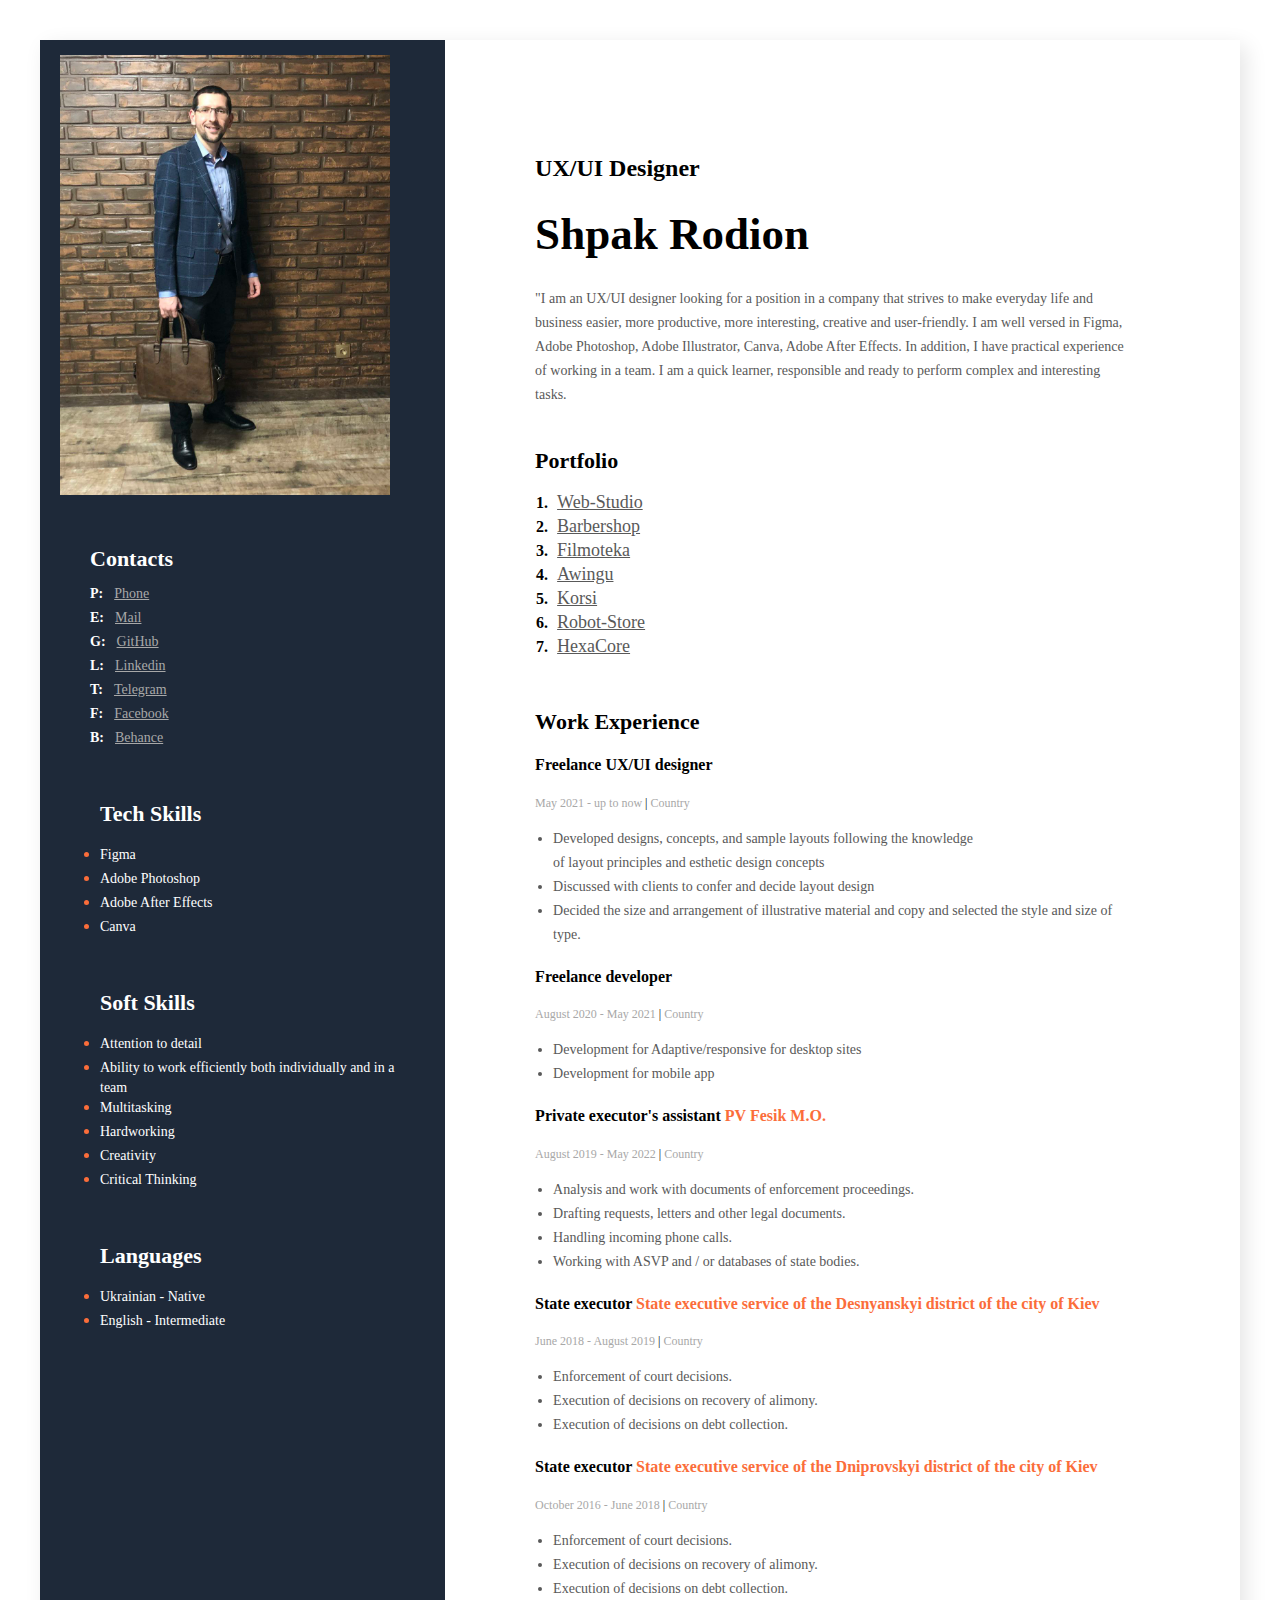
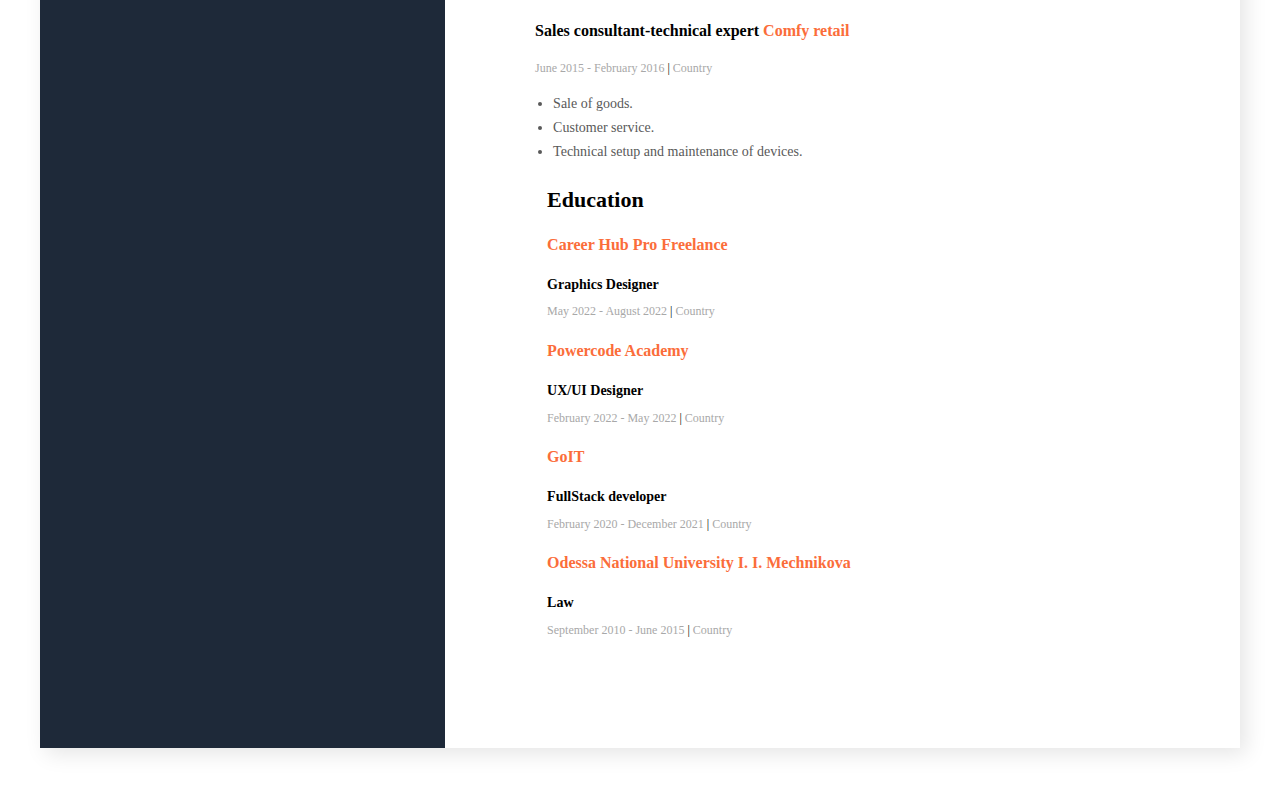
<file: index.html>
<html lang="en">

<head>
    <meta charset="UTF-8">
    <meta http-equiv="X-UA-Compatible" content="IE=edge">
    <meta name="viewport" content="width=device-width, initial-scale=1.0">
    <title>My resume</title>
    <link rel="preconnect" href="https://fonts.googleapis.com">
    <link rel="preconnect" href="https://fonts.gstatic.com" crossorigin="">
    <object class="chrome-extension://jffafkigfgmjafhpkoibhfefeaebmccg/"
        style="display: none; visibility: hidden;"></object>
    <link rel="stylesheet" href="https://cdnjs.cloudflare.com/ajax/libs/modern-normalize/1.1.0/modern-normalize.min.css"
        integrity="sha512-wpPYUAdjBVSE4KJnH1VR1HeZfpl1ub8YT/NKx4PuQ5NmX2tKuGu6U/JRp5y+Y8XG2tV+wKQpNHVUX03MfMFn9Q=="
        crossorigin="anonymous" referrerpolicy="no-referrer" />
    <a="https: fonts.googleapis.com="" css2?family="Montserrat:wght@400;700&amp;display=swap&quot;" rel="stylesheet">
        <link rel="stylesheet" href="./css/styles.css">
</head>

<body>
    <!--Main section-->
    <div class="container">
        <!--Main content section-->
        <div class="content-section">
            <!--About me section-->
            <div class="about-me-section">
                <h2 class="about-me-profession">UX/UI Designer</h2>
                <h1 class="about-me-name">Shpak Rodion</h1>
                <p class="about-me-description">"I am an UX/UI designer looking for a position in a company
                    that strives to make everyday life and business easier, more productive, more interesting, creative
                    and user-friendly. I am well versed in Figma, Adobe Photoshop, Adobe Illustrator, Canva, Adobe After
                    Effects. In addition, I have practical experience of working in a team. I am a quick learner,
                    responsible and ready to perform complex and interesting tasks.</p>
            </div>
            <!--My Projects section-->
            <div class="my-projects-section">
                <h3 class="main-content-title">Portfolio</h3>
                <ol class="my-projects-list">
                    <li class="my-projects-item">
                        <span class="my-projects-text">
                            <a href="https://www.figma.com/file/1doZCefYkWzU7gsy5onfwK/Web-Studio?node-id=0%3A1&t=0mPIPil0zsbroFEO-1"
                                class="my-projects-link">Web-Studio</a>
                            <span class="my-projects-brakcet"></span><span class="my-projects-brakcet"></span>
                        </span>
                    </li>
                    <li class="my-projects-item">
                        <span class="my-projects-text">
                            <a href="https://www.figma.com/file/dQjj4Do7Seh66oS7b8rzQQ/Barbershop?node-id=0%3A1&t=am70v87BzrnfrK7d-1"
                                class="my-projects-link">Barbershop</a>
                            <span class="my-projects-brakcet"></span><span class="my-projects-brakcet"></span>
                        </span>
                    </li>
                    <li class="my-projects-item">
                        <span class="my-projects-text">
                            <a href="https://www.figma.com/file/MM6TbdTnWqXINf0c0SMAQT/Filmoteka?node-id=0%3A1&t=9PESnmQ1gvC5uIHo-1"
                                class="my-projects-link">Filmoteka</a>
                            <span class="my-projects-brakcet"></span><span class="my-projects-brakcet"></span>
                        </span>
                    </li>
                    <li class="my-projects-item">
                        <span class="my-projects-text">
                            <a href="https://www.figma.com/file/KEuaxqF9Qj6eNkude1JYRU/Avingu?node-id=0%3A1&t=TEd3iiNWvcvAL5It-1"
                                class="my-projects-link">Awingu</a>
                            <span class="my-projects-brakcet"></span><span class="my-projects-brakcet"></span>
                        </span>
                    </li>
                    <li class="my-projects-item">
                        <span class="my-projects-text">
                            <a href="https://www.figma.com/file/JPTwiWbxOUod1VGy9uFSPz/Korsi?node-id=0%3A1&t=T5iYW3Vt6lmcgSb3-1"
                                class="my-projects-link">Korsi</a>
                            <span class="my-projects-brakcet"></span><span class="my-projects-brakcet"></span>
                        </span>
                    </li>
                    <li class="my-projects-item">
                        <span class="my-projects-text">
                            <a href="https://www.figma.com/file/lahri8HVhXZL3tLhWHzSkD/robot.store?node-id=77%3A0&t=bp31d7Rh0G83kj3o-1"
                                class="my-projects-link">Robot-Store</a>
                            <span class="my-projects-brakcet"></span><span class="my-projects-brakcet"></span>
                        </span>
                    </li>
                    <li class="my-projects-item">
                        <span class="my-projects-text">
                            <a href="https://www.figma.com/file/I0bHsz7QPNw05W8SK7l4CU/Hexa?node-id=0%3A1&t=YFztrFtg9W7ZW0OL-1"
                                class="my-projects-link">HexaCore</a>
                            <span class="my-projects-brakcet"></span><span class="my-projects-brakcet"></span>
                        </span>
                    </li>
                </ol>
            </div>
            <!--My Work Experience section-->
            <div class="my-work-experience-section">
                <h3 class="main-content-title">Work Experience</h3>
                <!--My company 6-->
                <div class="my-work-experience-block">
                    <h4 class="my-work-experiece-position"> Freelance UX/UI designer <span
                            class="my-work-experience-company"></span></h4>
                    <p class="my-work-experience-time">May 2021 - up to now <span
                            class="my-work-experience-devider">|</span> Country
                    </p>
                    <ul class="my-work-experience-duties">
                        <li class="my-work-experience-duty">Developed designs, concepts, and sample layouts following
                            the knowledge <br> of layout
                            principles and esthetic design concepts</li>
                        <li class="my-work-experience-duty">Discussed with clients to confer and decide layout design
                        </li>
                        <!-- <li class="my-work-experience-duty"></li> -->
                        <li class="my-work-experience-duty">Decided the size and arrangement of illustrative material
                            and copy and selected the style and size of type.
                        </li>
                    </ul>
                </div>
                <!--My company 5-->
                <div class="my-work-experience-block">
                    <h4 class="my-work-experiece-position"> Freelance developer <span
                            class="my-work-experience-company"></span></h4>
                    <p class="my-work-experience-time">August 2020 - May 2021 <span
                            class="my-work-experience-devider">|</span> Country
                    </p>
                    <ul class="my-work-experience-duties">
                        <li class="my-work-experience-duty">Development for Adaptive/responsive for desktop sites</li>
                        <li class="my-work-experience-duty">Development for mobile app
                        </li>
                        <!-- <li class="my-work-experience-duty"></li>
                        <li class="my-work-experience-duty">Working with ASVP and / or databases of state bodies.
                        </li> -->
                    </ul>
                </div>
                <!--My company 4-->
                <div class="my-work-experience-block">
                    <h4 class="my-work-experiece-position"> Private executor's assistant <span
                            class="my-work-experience-company">PV Fesik M.O.</span></h4>
                    <p class="my-work-experience-time">August 2019 - May 2022 <span
                            class="my-work-experience-devider">|</span> Country</p>
                    <ul class="my-work-experience-duties">
                        <li class="my-work-experience-duty">Analysis and work with documents of enforcement
                            proceedings.</li>
                        <li class="my-work-experience-duty">Drafting requests, letters and other legal documents.
                        </li>
                        <li class="my-work-experience-duty">Handling incoming phone calls.</li>
                        <li class="my-work-experience-duty">Working with ASVP and / or databases of state bodies.
                        </li>
                    </ul>
                </div>
                <!--My company 3-->
                <div class="my-work-experience-block">
                    <h4 class="my-work-experience-position"> State executor
                        <span class="my-work-experience-company">
                            State executive service of the Desnyanskyi district
                            of the city of Kiev </span>
                    </h4>
                    <p class="my-work-experience-time"> June 2018 - August 2019
                        <span class="my-work-experience-devider">|</span> Country
                    </p>
                    <ul class="my-work-experience-duties">
                        <li class="my-work-experience-duty"> Enforcement of court decisions. </li>
                        <li class="my-work-experience-duty"> Execution of decisions on recovery of alimony. </li>
                        <li class="my-work-experience-duty"> Execution of decisions on debt collection. </li>
                    </ul>
                </div>
                <!--My company 2-->
                <div class="my-work-experience-block">
                    <h4 class="my-work-experience-position"> State executor
                        <span class="my-work-experience-company">
                            State executive service of the Dniprovskyi district
                            of the city of Kiev </span>
                    </h4>
                    <p class="my-work-experience-time"> October 2016 - June 2018
                        <span class="my-work-experience-devider">|</span> Country
                    </p>
                    <ul class="my-work-experience-duties">
                        <li class="my-work-experience-duty"> Enforcement of court decisions. </li>
                        <li class="my-work-experience-duty"> Execution of decisions on recovery of alimony. </li>
                        <li class="my-work-experience-duty"> Execution of decisions on debt collection. </li>
                    </ul>
                </div>
                <!--My company 1-->
                <div class="my-work-experience-block">
                    <h4 class="my-work-experience-position"> Sales consultant-technical expert
                        <span class="my-work-experience-company"> Comfy retail </span>
                    </h4>
                    <p class="my-work-experience-time"> June 2015 - February 2016 <span
                            class="my-work-experience-devider">|</span> Country </p>
                    <ul class="my-work-experience-duties">
                        <li class="my-work-experience-duty"> Sale of goods. </li>
                        <li class="my-work-experience-duty"> Customer service. </li>
                        <li class="my-work-experience-duty"> Technical setup and maintenance of devices. </li>
                    </ul>
                </div>
            </div>
            <!--My Education section-->
            <div class="my-education-section">
                <h3 class="main-content-title"> Education </h3>
                <h4 class="my-education-university"> Career Hub Pro Freelance </h4>
                <h2 class="my-education-professional"> Graphics Designer </h2>
                <p class="my-work-experience-time"> May 2022 - August 2022 <span
                        class="my-work-experience-devider">|</span>
                    Country</p>
            </div>
            <div class="my-education-section">
                <!-- <h3 class="main-content-title"> Education </h3> -->
                <h4 class="my-education-university"> Powercode Academy </h4>
                <h2 class="my-education-professional"> UX/UI Designer </h2>
                <p class="my-work-experience-time"> February 2022 - May 2022 <span
                        class="my-work-experience-devider">|</span>
                    Country</p>
            </div>
            <div class="my-education-section">
                <!-- <h3 class="main-content-title"> Education </h3> -->
                <h4 class="my-education-university"> GoIT </h4>
                <h2 class="my-education-professional"> FullStack developer </h2>
                <p class="my-work-experience-time"> February 2020 - December 2021 <span
                        class="my-work-experience-devider">|</span>
                    Country</p>
            </div>
            <div class="my-education-section">
                <h4 class="my-education-university"> Odessa National University I. I. Mechnikova </h4>
                <h2 class="my-education-professional"> Law </h2>
                <p class="my-work-experience-time"> September 2010 - June 2015 <span
                        class="my-work-experience-devider">|</span> Country </p>
            </div>
        </div>
        <!--Sidebar section-->
        <aside class="sidebar-section">
            <img width="330" class="img-container" src="./images/myphoto.jpg" alt="My photo" 123="">
            <!--Contact section-->
            <div class="my-contact-section">
                <h3 class="sidebar-title">Contacts</h3>
                <div>
                    <span class="contacts-section-type">P:</span>
                    <a class="contacts-section-link" href="tel:+380931431811">Phone</a>
                </div>
                <div>
                    <span class="contacts-section-type">E:</span>
                    <a class="contacts-section-link" href="mailto:rodion.it22@gmail.com">Mail</a>
                </div>
                <div>
                    <span class="contacts-section-type">G:</span>
                    <a class="contacts-section-link" href="https://github.com/RodionShpak">GitHub</a>
                </div>
                <div>
                    <span class="contacts-section-type">L:</span>
                    <a class="contacts-section-link" href="https://www.linkedin.com/in/rodion-shpak/">Linkedin</a>
                </div>
                <div>
                    <span class="contacts-section-type">T:</span>
                    <a class="contacts-section-link" href="https://t.me/rodionit22">Telegram</a>
                </div>
                <div>
                    <span class="contacts-section-type">F:</span>
                    <a class="contacts-section-link" href="https://www.facebook.com/radion.shpak/">Facebook</a>
                </div>
                <div>
                    <span class="contacts-section-type">B:</span>
                    <a class="contacts-section-link" href="https://www.behance.net/rodionshpak/projects">Behance</a>
                </div>
            </div>
            <!--Tech Skills section-->
            <div class="my-tech-skills-section">
                <h3 class="sidebar-title">Tech Skills</h3>
                <ul class="tech-skills-list">
                    <li class="tech-skills-item">
                        <span class="tech-skills-item-text">
                            <a class="link">Figma</a>
                        </span>
                    </li>
                    <li class="tech-skills-item">
                        <span class="tech-skills-item-text">
                            <a class="link">Adobe Photoshop</a>
                        </span>
                    </li>
                    <li class="tech-skills-item">
                        <span class="tech-skills-item-text">
                            <a class="link">Adobe After Effects</a>
                        </span>
                    </li>
                    <li class="tech-skills-item">
                        <span class="tech-skills-item-text">
                            <a class="link">Canva</a>
                        </span>
                    </li>
                    <!-- <li class="tech-skills-item">
                        <span class="tech-skills-item-text">
                            <a class="link" href=""></a>
                        </span>
                    </li> -->
                    <!-- <li class="tech-skills-item">
                        <span class="tech-skills-item-text">
                            <a class="link" href="https://www.typescriptlang.org/"></a>
                        </span>
                    </li>
                    <li class="tech-skills-item">
                        <span class="tech-skills-item-text">
                            <a class="link" href="https://reactjs.org/">React.js</a>
                        </span>
                    </li>
                    <li class="tech-skills-item">
                        <span class="tech-skills-item-text">
                            <a class="link" href="https://angular.io/">Angular</a>
                        </span>
                    </li> -->
                    <!-- <li class="tech-skills-item">
                        <span class="tech-skills-item-text">
                            <a class="link" href="https://uk.wikipedia.org/wiki/Node.js">Node.js</a>
                        </span>
                    </li> -->
                </ul>
            </div>
            <!--Soft Skills section-->
            <div class="my-soft-skills-section">
                <h3 class="sidebar-title">Soft Skills</h3>
                <ul class="soft-skills-list">
                    <li class="soft-skills-item">
                        <span class="soft-skills-item-text">
                            <a class="link">Attention to detail</a>
                        </span>
                    </li>
                    <li class="soft-skills-item">
                        <span class="soft-skills-item-text">
                            <a class="link">Ability to work efficiently both individually and in a team</a>
                        </span>
                    </li>
                    <li class="soft-skills-item">
                        <span class="soft-skills-item-text">
                            <a class="link">Multitasking</a>
                        </span>
                    </li>
                    <li class="soft-skills-item">
                        <span class="soft-skills-item-text">
                            <a class="link"">Hardworking</a>
                        </span>
                    </li>
                    <li class=" soft-skills-item">
                                <span class="soft-skills-item-text">
                                    <a class="link">Creativity</a>
                                </span>
                    </li>
                    <li class=" soft-skills-item">
                        <span class="soft-skills-item-text">
                            <a class="link">Critical Thinking</a>
                        </span>
                    </li>
                </ul>
            </div>
            <!--Lang section-->
            <div class="my-soft-skills-section">
                <h3 class="sidebar-title">Languages</h3>
                <ul class="soft-skills-list">
                    <li class="soft-skills-item">
                        <span class="soft-skills-item-text">
                            <a class="link">Ukrainian</a>
                        </span>
                        <span class="soft-skills-item-text">
                            <a class="link"> - Native</a>
                        </span>
                    </li>
                    <li class="soft-skills-item">
                        <span class="soft-skills-item-text">
                            <a class="link">English</a>
                        </span>
                        <span class="soft-skills-item-text">
                            <a class="link"> - Intermediate</a>
                        </span>
                    </li>
                </ul>
            </div>
        </aside>
    </div>
</body>

</html>
</file>
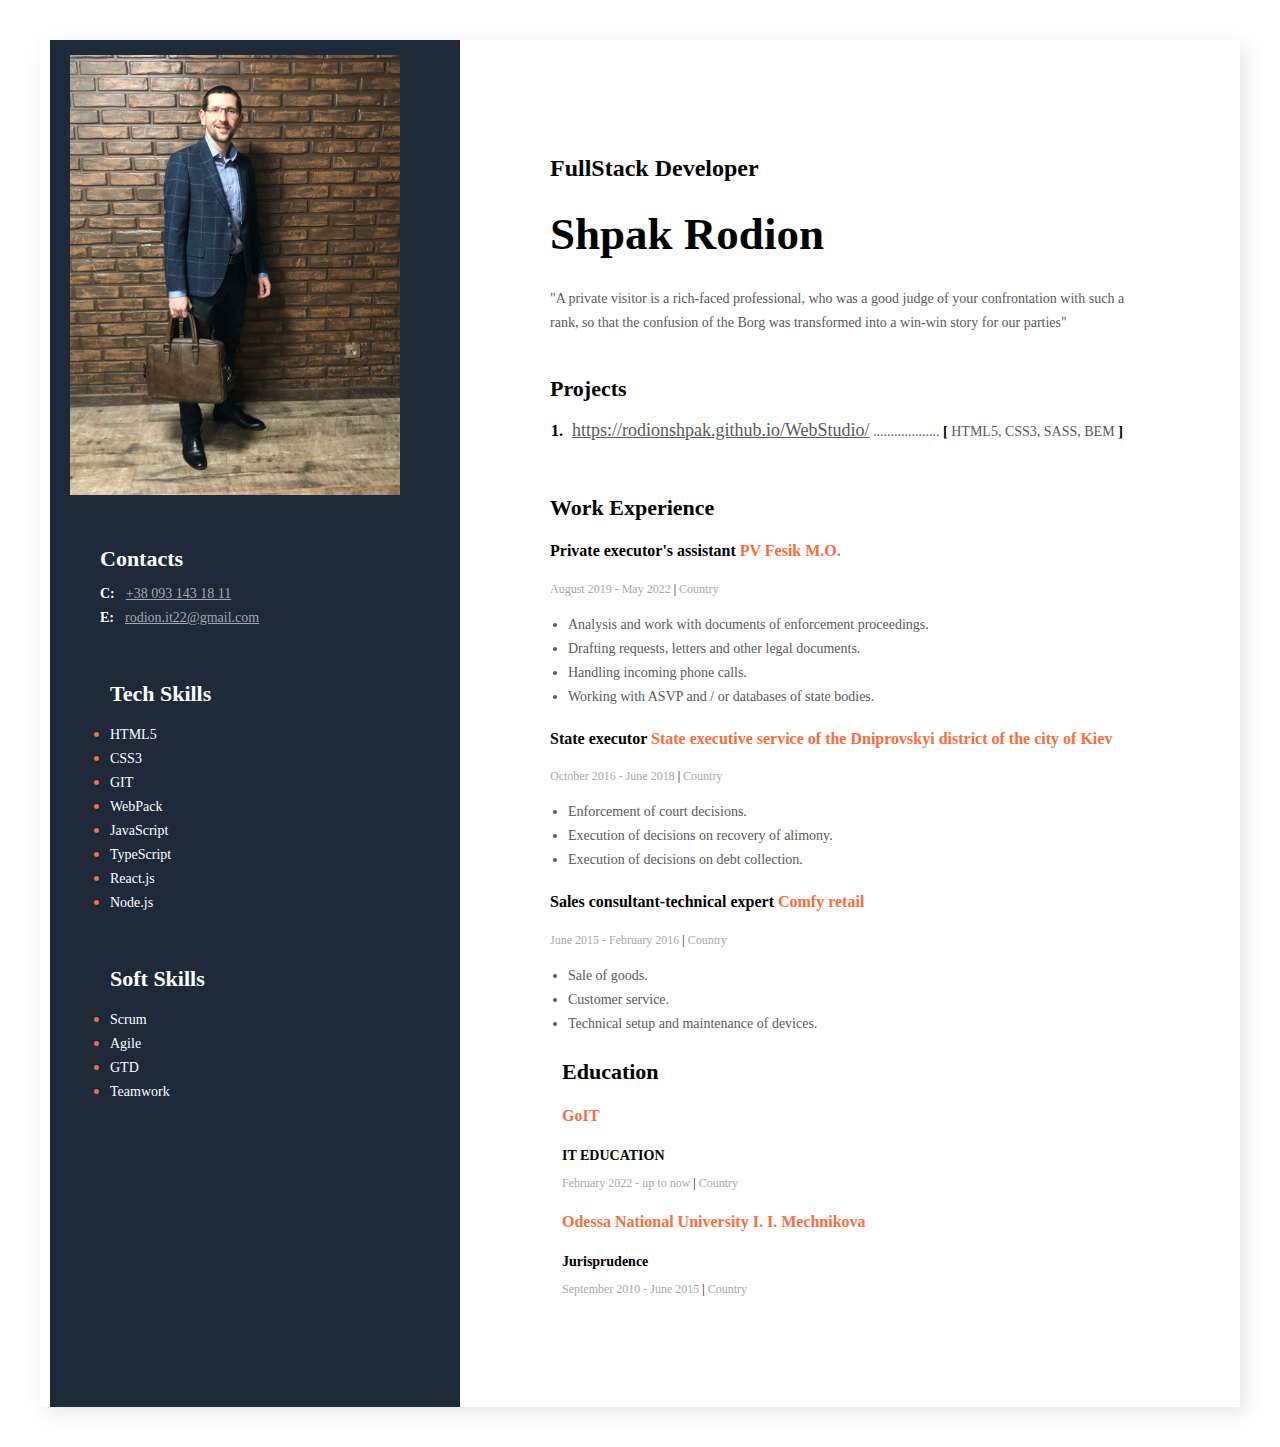
<file: resume.html>
<html lang="en">

<head>
    <meta charset="UTF-8">
    <meta http-equiv="X-UA-Compatible" content="IE=edge">
    <meta name="viewport" content="width=device-width, initial-scale=1.0">
    <title>My resume</title>
    <link rel="preconnect" href="https://fonts.googleapis.com">
    <link rel="preconnect" href="https://fonts.gstatic.com" crossorigin="">
    <object class="chrome-extension://jffafkigfgmjafhpkoibhfefeaebmccg/"
        style="display: none; visibility: hidden;"></object>
    <link rel="stylesheet" href="https://cdnjs.cloudflare.com/ajax/libs/modern-normalize/1.1.0/modern-normalize.min.css"
        integrity="sha512-wpPYUAdjBVSE4KJnH1VR1HeZfpl1ub8YT/NKx4PuQ5NmX2tKuGu6U/JRp5y+Y8XG2tV+wKQpNHVUX03MfMFn9Q=="
        crossorigin="anonymous" referrerpolicy="no-referrer" />
    <a="https: fonts.googleapis.com="" css2?family="Montserrat:wght@400;700&amp;display=swap&quot;" rel="stylesheet">
        <link rel="stylesheet" href="/css/styles.css">
</head>

<body>



    <!--Main section-->
    <div class="container">
        <!--Main content section-->
        <div class="content-section">
            <!--About me section-->
            <div class="about-me-section">
                <h2 class="about-me-profession">FullStack Developer</h2>
                <h1 class="about-me-name">Shpak Rodion</h1>
                <p class="about-me-description">"A private visitor is a rich-faced professional, who was a good
                    judge of your confrontation with such a rank, so that
                    the confusion of the Borg was transformed into a win-win story for our parties"</p>
            </div>
            <!--My Projects section-->
            <div class="my-projects-section">
                <h3 class="main-content-title">Projects</h3>
                <ol class="my-projects-list">
                    <li class="my-projects-item">
                        <span class="my-projects-text">
                            <a href="https://rodionshpak.github.io/WebStudio/"
                                class="my-projects-link">https://rodionshpak.github.io/WebStudio/</a>
                            ...................
                            <span class="my-projects-brakcet">[ </span>HTML5, CSS3, SASS, BEM <span
                                class="my-projects-brakcet">]</span>
                        </span>
                    </li>
                    <!-- <li class="my-projects-item">
                        <span class="my-projects-text">
                            <a href="https://cryptohub.goit.global/"
                                class="my-projects-link">https://cryptohub.goit.global/</a>
                            .............................................
                            <span class="my-projects-brakcet">[</span> JavaScript <span
                                class="my-projects-brakcet">]</span>
                        </span>
                    </li>
                    <li class="my-projects-item">
                        <span class="my-projects-text">
                            <a href="https://kidslike.goit.global/"
                                class="my-projects-link">https://kidslike.goit.global/</a>
                            ........................
                            <span class="my-projects-brakcet">[</span>React.js, Node.js<span
                                class="my-projects-brakcet">]</span>
                        </span>
                    </li> -->
                </ol>
            </div>
            <!--My Work Experience section-->
            <div class="my-work-experience-section">
                <h3 class="main-content-title">Work Experience</h3>
                <!--My company 3-->
                <div class="my-work-experience-block">
                    <h4 class="my-work-experiece-position"> Private executor's assistant <span
                            class="my-work-experience-company">PV Fesik M.O.</span></h4>
                    <p class="my-work-experience-time">August 2019 - May 2022 <span
                            class="my-work-experience-devider">|</span> Country</p>
                    <ul class="my-work-experience-duties">
                        <li class="my-work-experience-duty">Analysis and work with documents of enforcement
                            proceedings.</li>
                        <li class="my-work-experience-duty">Drafting requests, letters and other legal documents.
                        </li>
                        <li class="my-work-experience-duty">Handling incoming phone calls.</li>
                        <li class="my-work-experience-duty">Working with ASVP and / or databases of state bodies.
                        </li>
                    </ul>
                </div>
                <!--My company 2-->
                <div class="my-work-experience-block">
                    <h4 class="my-work-experience-position">State executor <span
                            class="my-work-experience-company">State executive service of the Dniprovskyi district
                            of the city of Kiev</span></h4>
                    <p class="my-work-experience-time">October 2016 - June 2018 <span
                            class="my-work-experience-devider">|</span> Country</p>
                    <ul class="my-work-experience-duties">
                        <li class="my-work-experience-duty">Enforcement of court decisions.</li>
                        <li class="my-work-experience-duty">Execution of decisions on recovery of alimony.</li>
                        <li class="my-work-experience-duty">Execution of decisions on debt collection.</li>
                    </ul>
                </div>
                <!--My company 1-->
                <div class="my-work-experience-block">
                    <h4 class="my-work-experience-position">Sales consultant-technical expert<span
                            class="my-work-experience-company"> Comfy retail</span></h4>
                    <p class="my-work-experience-time">June 2015 - February 2016 <span
                            class="my-work-experience-devider">|</span> Country</p>
                    <ul class="my-work-experience-duties">
                        <li class="my-work-experience-duty">Sale of goods.</li>
                        <li class="my-work-experience-duty">Customer service.</li>
                        <li class="my-work-experience-duty">Technical setup and maintenance of devices.</li>
                    </ul>
                </div>
            </div>
            <!--My Education section-->
            <div class="my-education-section">
                <h3 class="main-content-title"> Education </h3>
                <h4 class="my-education-university"> GoIT </h4>
                <h2 class="my-education-professional"> IT EDUСATION </h2>
                <p class="my-work-experience-time"> February 2022 - up to now <span
                        class="my-work-experience-devider">|</span>
                    Country</p>
            </div>
            <div class="my-education-section">
                <h4 class="my-education-university"> Odessa National University I. I. Mechnikova </h4>
                <h2 class="my-education-professional"> Jurisprudence</h2>
                <p class="my-work-experience-time"> September 2010 - June 2015 <span
                        class="my-work-experience-devider">|</span> Country </p>
            </div>
        </div>
        <!--Sidebar section-->
        <aside class="sidebar-section">
            <img width="330" class="img-container" src="/images/myphoto.jpg" alt="My photo" 123="">
            <!--Contact section-->
            <div class="my-contact-section">
                <h3 class="sidebar-title">Contacts</h3>
                <div>
                    <span class="contacts-section-type">C:</span>
                    <a class="contacts-section-link" href="tel:+380931431811">+38 093 143 18 11</a>
                </div>
                <div>
                    <span class="contacts-section-type">E:</span>
                    <a class="contacts-section-link" href="mailto:rodion.it22@gmail.com">rodion.it22@gmail.com</a>
                </div>
            </div>
            <!--Tech Skills section-->
            <div class="my-tech-skills-section">
                <h3 class="sidebar-title">Tech Skills</h3>
                <ul class="tech-skills-list">
                    <li class="tech-skills-item"><span class="tech-skills-item-text">HTML5</span></li>
                    <li class="tech-skills-item"><span class="tech-skills-item-text">CSS3</span></li>
                    <li class="tech-skills-item"><span class="tech-skills-item-text">GIT</span></li>
                    <li class="tech-skills-item"><span class="tech-skills-item-text">WebPack</span></li>
                    <li class="tech-skills-item"><span class="tech-skills-item-text">JavaScript</span></li>
                    <li class="tech-skills-item"><span class="tech-skills-item-text">TypeScript</span></li>
                    <li class="tech-skills-item"><span class="tech-skills-item-text">React.js</span></li>
                    <li class="tech-skills-item"><span class="tech-skills-item-text">Node.js</span></li>
                </ul>
            </div>
            <!--Soft Skills section-->
            <div class="my-soft-skills-section">
                <h3 class="sidebar-title">Soft Skills</h3>
                <ul class="soft-skills-list">
                    <li class="soft-skills-item"><span class="soft-skills-item-text">Scrum</span></li>
                    <li class="soft-skills-item"><span class="soft-skills-item-text">Agile</span></li>
                    <li class="soft-skills-item"><span class="soft-skills-item-text">GTD</span></li>
                    <li class="soft-skills-item"><span class="soft-skills-item-text">Teamwork</span></li>
                </ul>
            </div>
        </aside>

    </div>
    </a="https:>
</body>

</html>
</file>
<file: css/styles.css>
:root {
    --background-content: #FFFFFF;
    --background-sidebar: #1E2939;


    --main-text-color: #595959;
    --first-text-color: #000000;
    --second-text-color: #A8A8A8;
    --accent-text-color: #FB6D3A;
}

.container {
    margin: 40px;
    display: flex;
    flex-direction: row-reverse;
    width: 1200px;
    background-color: var(--background-content);
    margin: 40px auto;
    box-shadow: 6px 6px 20px rgb(0 0 0 / 10%);
}

.content-section {
    font-family: 'Montserrat';
    padding: 100px 90px;
}



/* about me section */

.about-me-section {
    margin-bottom: 40px;
}

.about-me-profession {
    font-weight: bold;
    font-size: 24px;
    line-height: 17px;
    color: var(--first-text-color);
    margin-bottom: 20px;
}

.about-me-name {
    font-weight: bold;
    font-size: 45px;
    line-height: 55px;
    color: var(--first-text-color);
    margin-bottom: 25px;
}

.about-me-description {
    width: 600px;
    font-weight: normal;
    font-size: 14px;
    line-height: 24px;
    color: var(--main-text-color);
}



/* my projects section */

.my-projects-section {
    margin-bottom: 50px;
}

.main-content-title {
    font-weight: bold;
    font-size: 22px;
    line-height: 27px;
    color: var(--first-text-color);
    margin-bottom: 10px;
}

.my-projects-list {
    padding: 0 0 0 17px;
}

.my-projects-item {
    color: var(--first-text-color);
    font-weight: 700;
}

.my-projects-text {
    font-weight: normal;
    font-size: 14px;
    line-height: 24px;
    color: var(--main-text-color);
    margin-left: 5px;
}

.my-projects-link {
    font-weight: normal;
    font-size: 18px;
    line-height: 24px;
    color: var(--main-text-color);
}

.my-projects-brakcet {
    font-weight: bold;
    font-size: 14px;
    line-height: 24px;
    color: var(--first-text-color);
}

.link {
    text-decoration: none;
    color: var(--background-content);
}

.link:hover {
    color: var(--accent-text-color)
}



/* my work experience */

.my-work-experience-block {
    margin: 0 15px 0 0;
}

.my-work-experience-company {
    color: var(--accent-text-color);
}

.my-work-experience-time {
    font-weight: normal;
    font-size: 12px;
    line-height: 15px;
    color: var(--second-text-color);
    margin: 0 0 10px 0;
}

.my-work-experience-devider {
    color: var(--first-text-color);
}

.my-work-experience-duties {
    padding: 0 0 0 18px;
}

.my-work-experience-duty {
    font-weight: normal;
    font-size: 14px;
    line-height: 24px;
    color: var(--main-text-color);
}



/* my education section */

.my-education-section {
    margin: 0 12px 0 12px;
}

.my-education-university {
    font-weight: bold;
    font-size: 16px;
    line-height: 20px;
    color: var(--accent-text-color);
}

.my-education-professional {
    font-weight: bold;
    font-size: 14px;
    line-height: 17px;
    color: var(--first-text-color);
    padding: 0 12px 0 0;
}



/* sidebar section */

.sidebar-section {
    background-color: var(--background-sidebar);
    width: 370px;
    padding: 15px 20px 0px 20px;
}

.my-contact-section {
    margin: 50px 0px 0px 30px;
}

.contacts-section-type {
    font-weight: bold;
    font-size: 14px;
    line-height: 24px;
    color: var(--background-content);
    margin-right: 7px;
}

.contacts-section-link {
    color: var(--second-text-color);
    font-weight: normal;
    font-size: 14px;
    line-height: 24px;
}


.contacts-section-link:hover,
.contacts-section-link:focus {
    color: var(--accent-text-color)
}

.my-tech-skills-section {
    margin: 50px 0px 0px 40px;
}

.sidebar-title {
    font-weight: bold;
    font-size: 22px;
    line-height: 27px;
    color: var(--background-content);
    margin-bottom: 10px;
}

.tech-skills-list {
    padding: 0 0 0 0px;
}

.tech-skills-item {
    color: var(--accent-text-color);
}

.tech-skills-item-text {
    font-weight: normal;
    font-size: 14px;
    line-height: 24px;
    color: var(--background-content);
}

.my-soft-skills-section {
    margin: 50px 0px 0px 40px;
}

.soft-skills-list {
    padding: 0 0 0 0px;
}

.soft-skills-item {
    color: var(--accent-text-color);
}

.soft-skills-item-text {
    font-weight: normal;
    font-size: 14px;
    line-height: 24px;
    color: var(--background-content);
}
</file>
